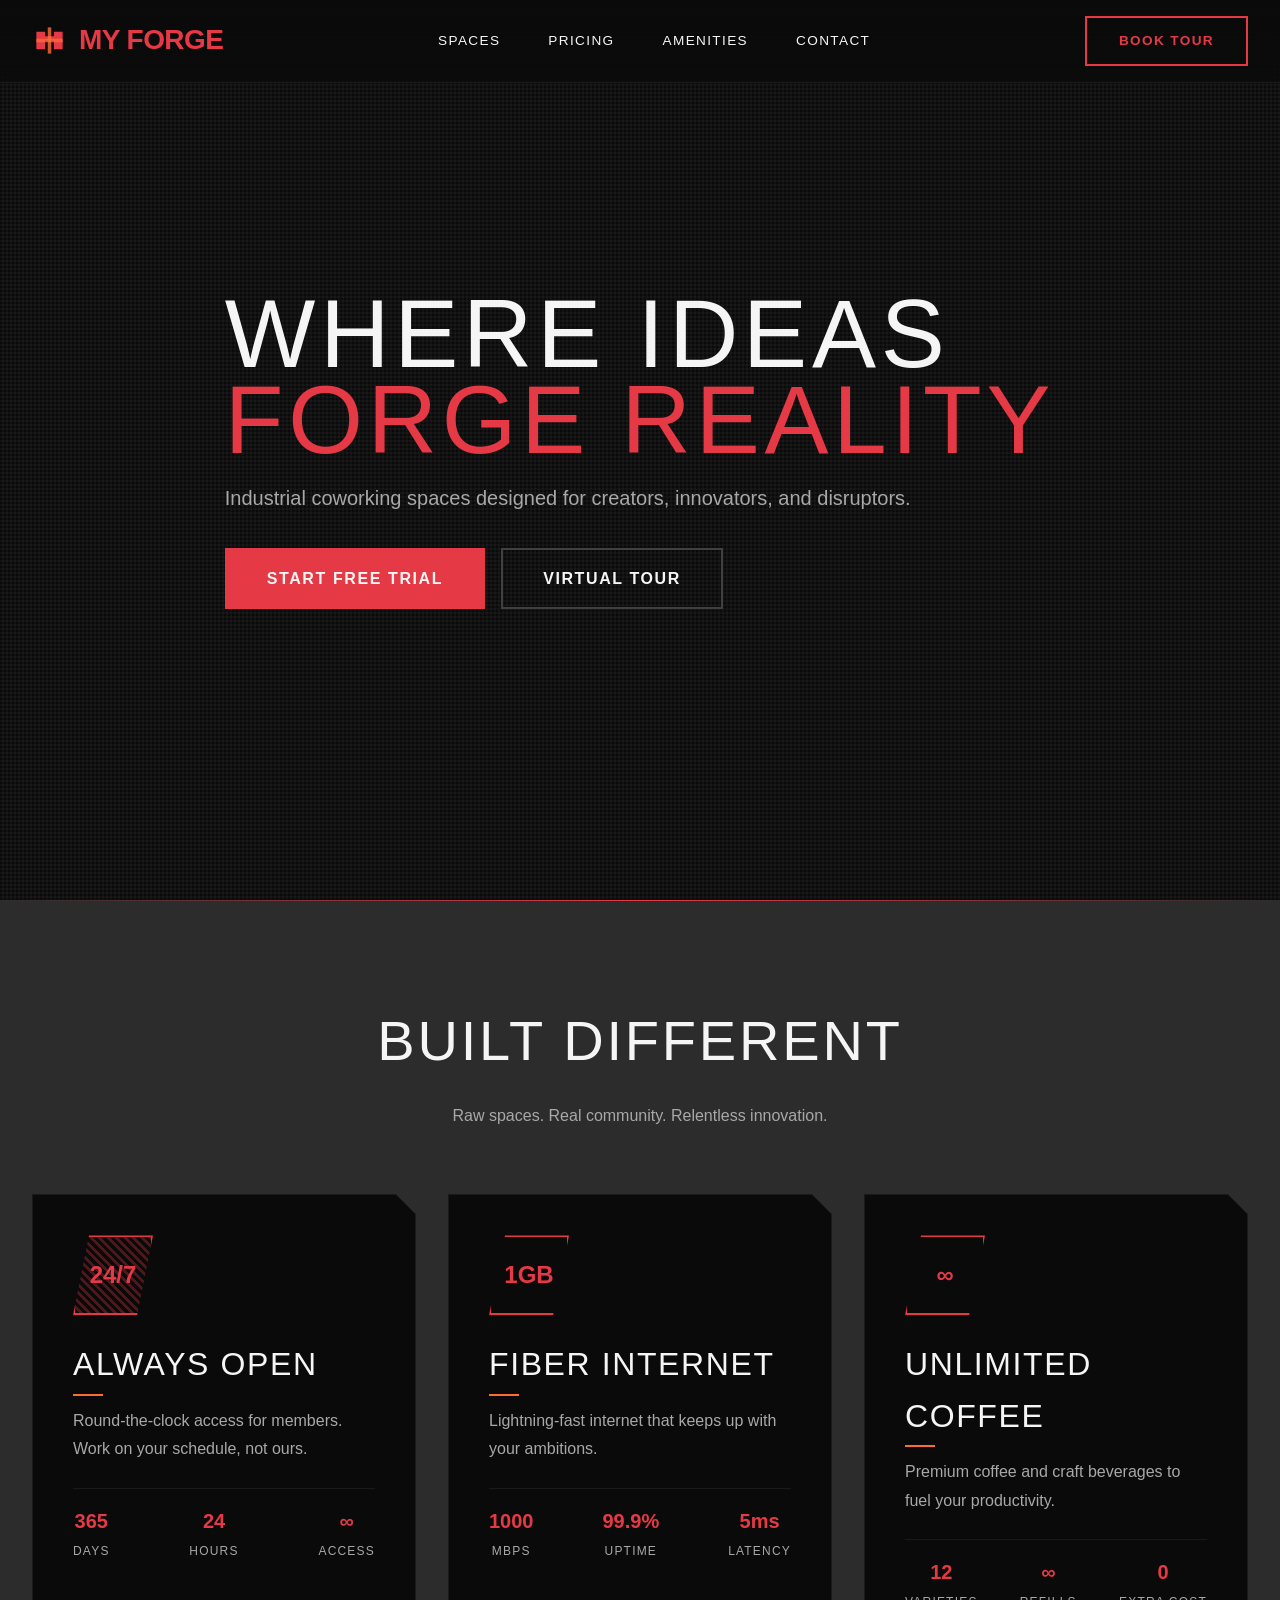
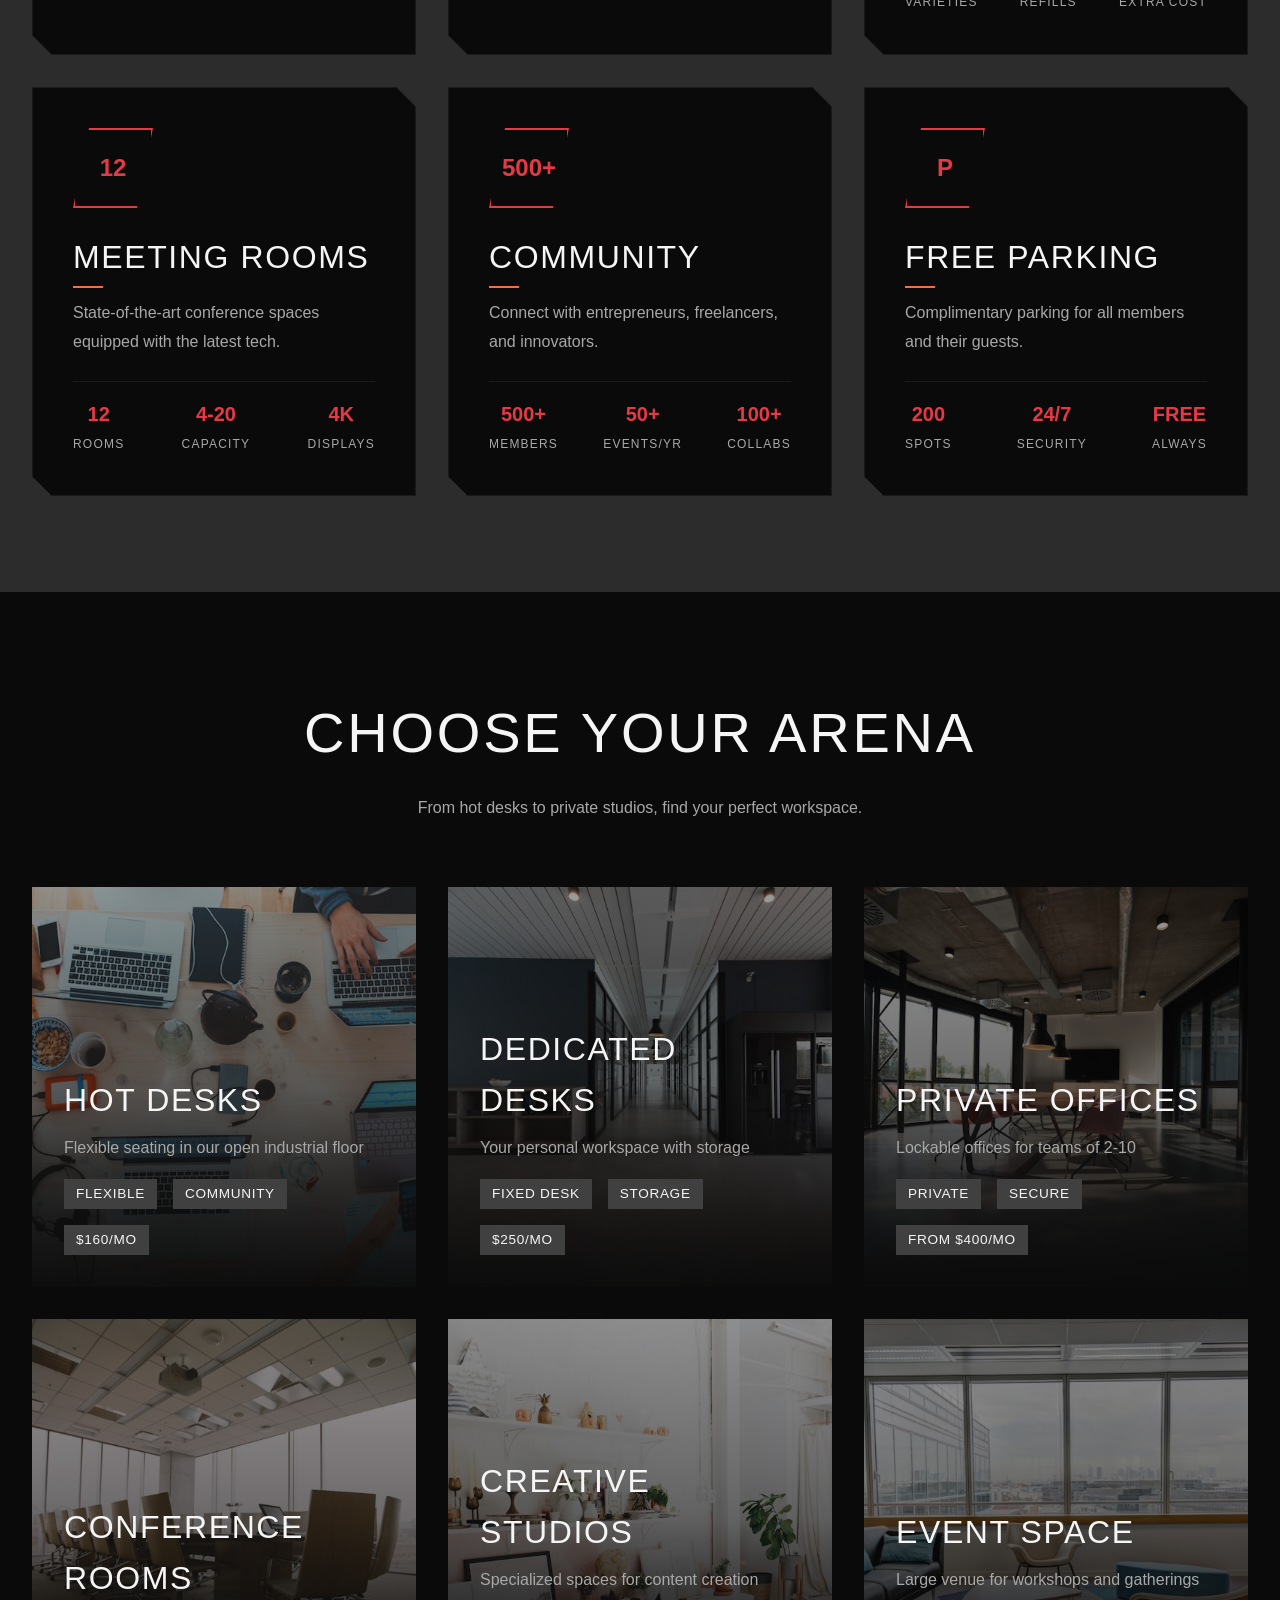
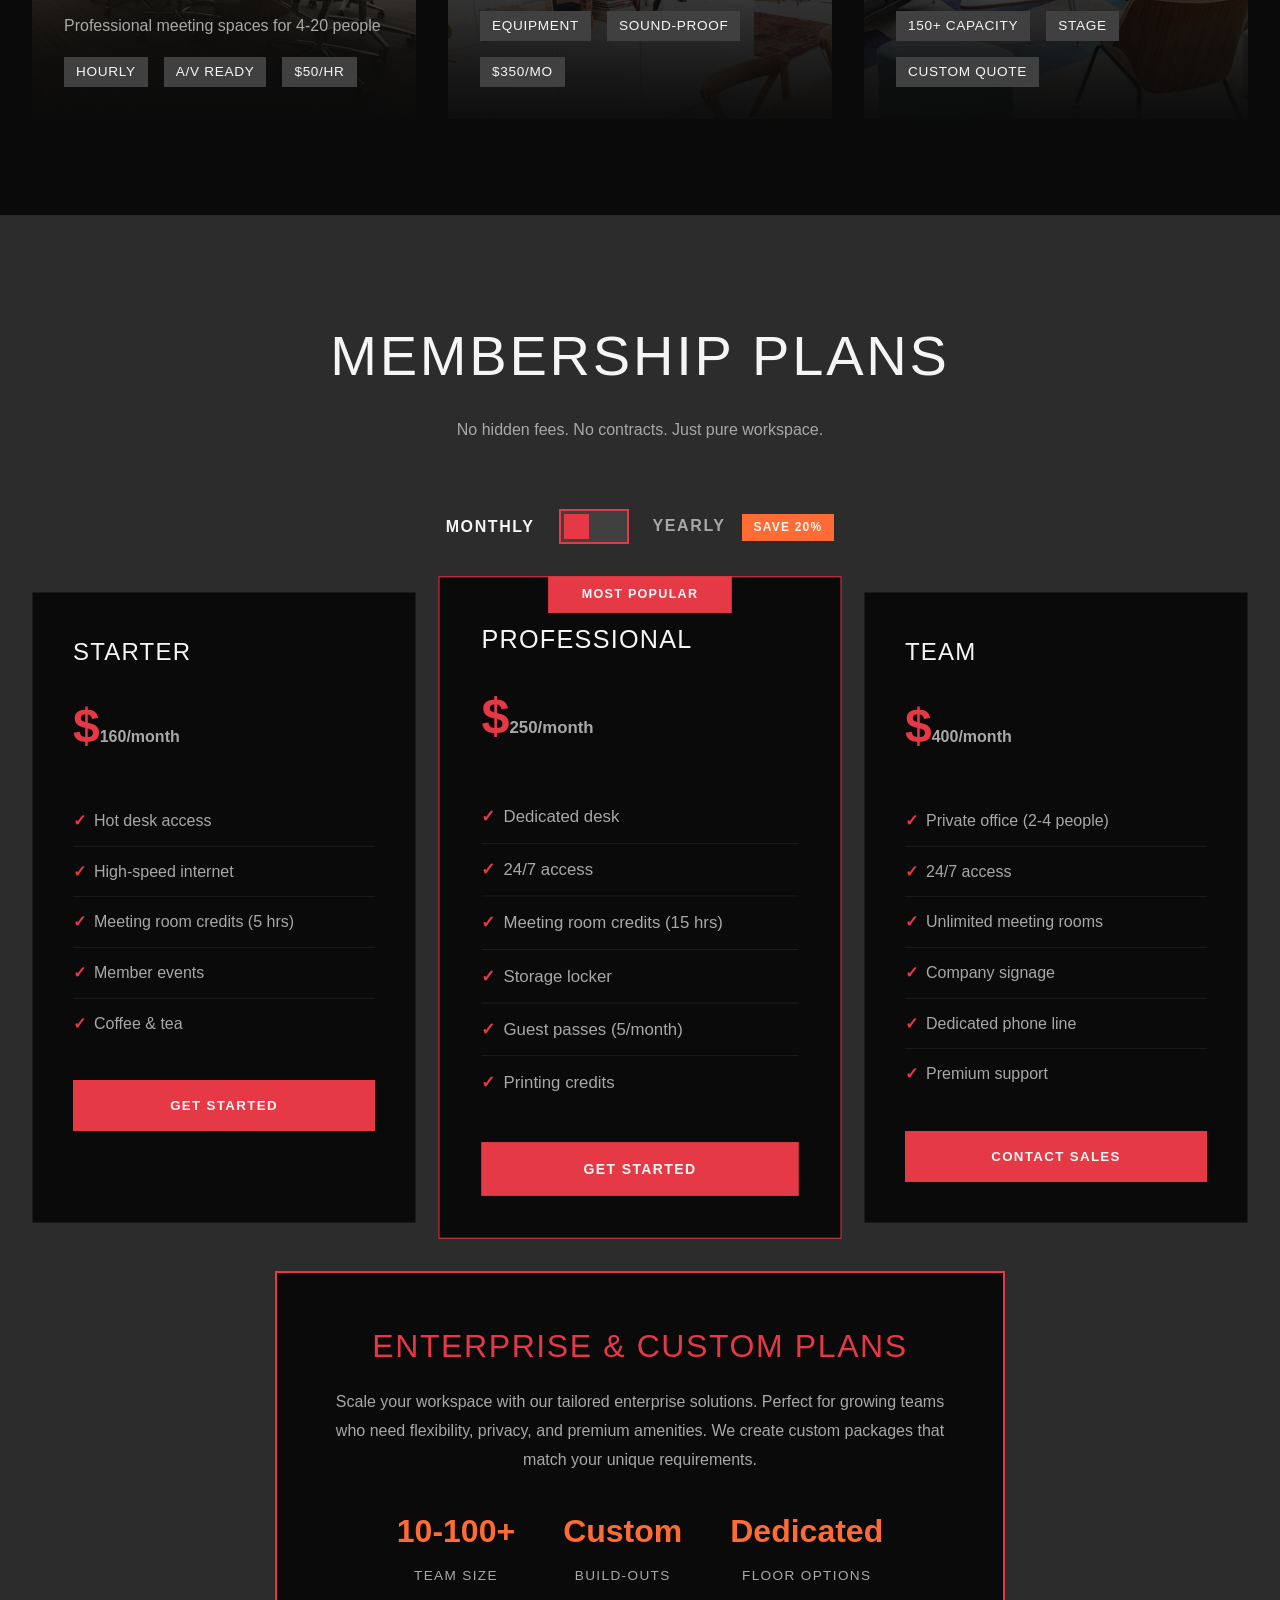
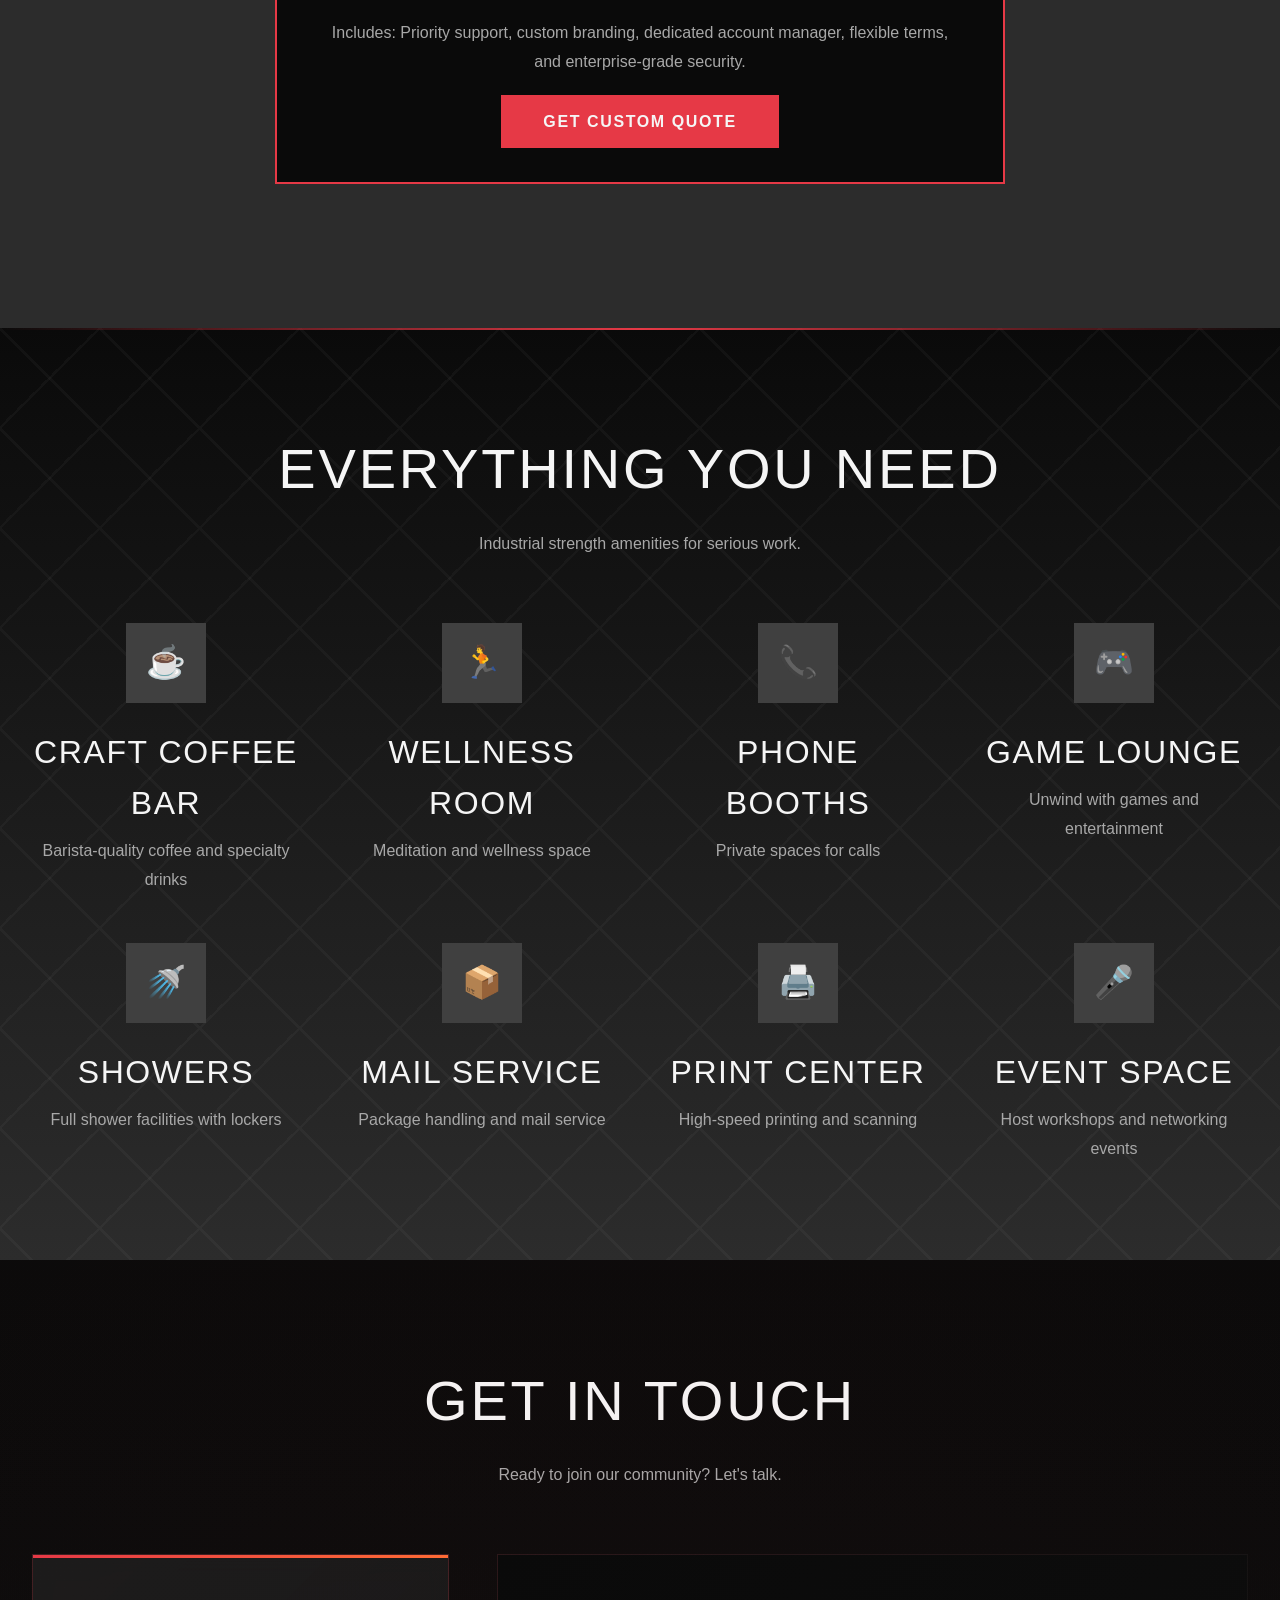
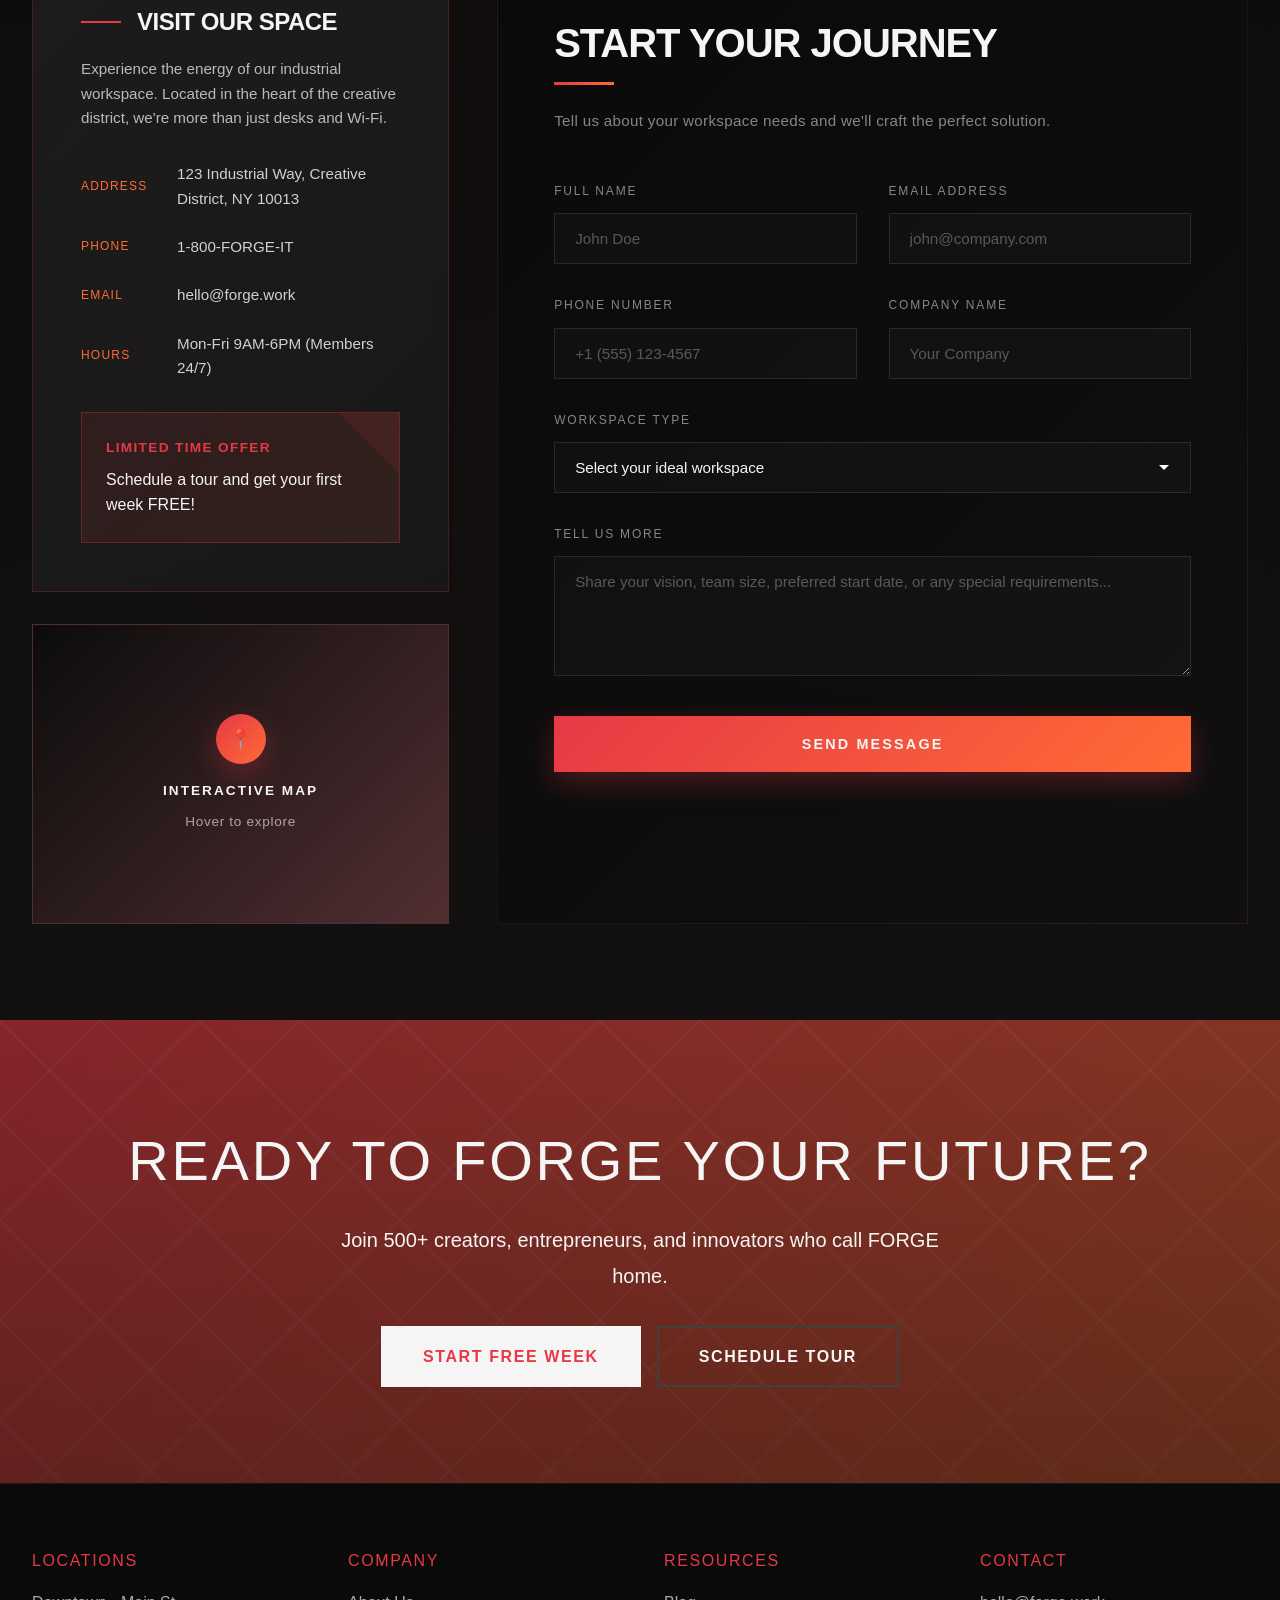
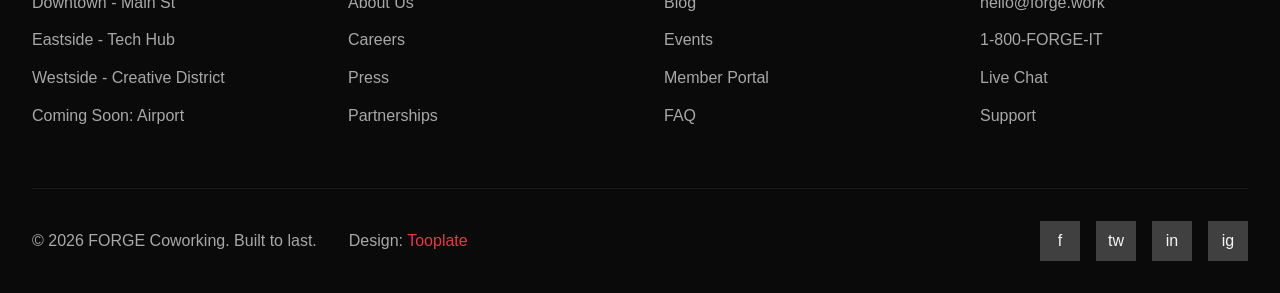
<file: index.html>
<!DOCTYPE html>
<html lang="en">
<head>
    <meta charset="UTF-8">
    <meta name="viewport" content="width=device-width, initial-scale=1.0">
    <title>FORGE - Industrial Coworking Space</title>
	<link rel="stylesheet" href="tooplate-forge-style.css">
    <!--

Tooplate 2158 Forge Reality

https://www.tooplate.com/view/2158-forge-reality

Free HTML CSS Template

-->
</head>
<body id="top">
    <div class="loading-bar"></div>
    
    <!-- Navigation -->
    <nav>
        <div class="nav-container">
            <a href="#top" class="logo">
                <svg viewBox="0 0 40 40" xmlns="http://www.w3.org/2000/svg">
                    <path d="M5 10 L5 30 L15 30 L15 20 L25 20 L25 30 L35 30 L35 10 L25 10 L25 15 L15 15 L15 10 Z" fill="#E63946"/>
                    <rect x="18" y="5" width="4" height="30" fill="#FF6B35" opacity="0.8"/>
                    <rect x="5" y="18" width="30" height="4" fill="#FF6B35" opacity="0.8"/>
                </svg>
                MY FORGE
            </a>
            <ul class="nav-links">
                <li><a href="#spaces" class="nav-link">Spaces</a></li>
                <li><a href="#pricing" class="nav-link">Pricing</a></li>
                <li><a href="#amenities" class="nav-link">Amenities</a></li>
                <li><a href="#contact" class="nav-link">Contact</a></li>
            </ul>
            <a href="#contact" class="book-tour-btn">Book Tour</a>
            <div class="menu-toggle">
                <span></span>
                <span></span>
                <span></span>
            </div>
        </div>
    </nav>

    <!-- Hero Section -->
    <section class="hero">
        <div class="hero-backgrounds">
            <div class="hero-bg"></div>
            <div class="hero-bg"></div>
            <div class="hero-bg"></div>
        </div>
        <div class="container">
            <div class="hero-content">
                <h1>Where Ideas<br><span>Forge Reality</span></h1>
                <p class="hero-subtitle">Industrial coworking spaces designed for creators, innovators, and disruptors.</p>
                <div class="hero-buttons">
                    <a href="#pricing" class="btn-primary">Start Free Trial</a>
                    <a href="#contact" class="btn-secondary">Virtual Tour</a>
                </div>
            </div>
        </div>
    </section>

    <!-- Features Section -->
    <section class="features">
        <div class="container">
            <div class="section-header">
                <h2>Built Different</h2>
                <p>Raw spaces. Real community. Relentless innovation.</p>
            </div>
            <div class="features-grid">
                <div class="feature-card">
                    <div class="feature-icon icon-24-7">24/7</div>
                    <h3>Always Open</h3>
                    <p>Round-the-clock access for members. Work on your schedule, not ours.</p>
                    <div class="feature-stats">
                        <div class="stat-item">
                            <span class="stat-number">365</span>
                            <span class="stat-label">Days</span>
                        </div>
                        <div class="stat-item">
                            <span class="stat-number">24</span>
                            <span class="stat-label">Hours</span>
                        </div>
                        <div class="stat-item">
                            <span class="stat-number">∞</span>
                            <span class="stat-label">Access</span>
                        </div>
                    </div>
                </div>
                <div class="feature-card">
                    <div class="feature-icon">1GB</div>
                    <h3>Fiber Internet</h3>
                    <p>Lightning-fast internet that keeps up with your ambitions.</p>
                    <div class="feature-stats">
                        <div class="stat-item">
                            <span class="stat-number">1000</span>
                            <span class="stat-label">Mbps</span>
                        </div>
                        <div class="stat-item">
                            <span class="stat-number">99.9%</span>
                            <span class="stat-label">Uptime</span>
                        </div>
                        <div class="stat-item">
                            <span class="stat-number">5ms</span>
                            <span class="stat-label">Latency</span>
                        </div>
                    </div>
                </div>
                <div class="feature-card">
                    <div class="feature-icon">∞</div>
                    <h3>Unlimited Coffee</h3>
                    <p>Premium coffee and craft beverages to fuel your productivity.</p>
                    <div class="feature-stats">
                        <div class="stat-item">
                            <span class="stat-number">12</span>
                            <span class="stat-label">Varieties</span>
                        </div>
                        <div class="stat-item">
                            <span class="stat-number">∞</span>
                            <span class="stat-label">Refills</span>
                        </div>
                        <div class="stat-item">
                            <span class="stat-number">0</span>
                            <span class="stat-label">Extra Cost</span>
                        </div>
                    </div>
                </div>
                <div class="feature-card">
                    <div class="feature-icon">12</div>
                    <h3>Meeting Rooms</h3>
                    <p>State-of-the-art conference spaces equipped with the latest tech.</p>
                    <div class="feature-stats">
                        <div class="stat-item">
                            <span class="stat-number">12</span>
                            <span class="stat-label">Rooms</span>
                        </div>
                        <div class="stat-item">
                            <span class="stat-number">4-20</span>
                            <span class="stat-label">Capacity</span>
                        </div>
                        <div class="stat-item">
                            <span class="stat-number">4K</span>
                            <span class="stat-label">Displays</span>
                        </div>
                    </div>
                </div>
                <div class="feature-card">
                    <div class="feature-icon">500+</div>
                    <h3>Community</h3>
                    <p>Connect with entrepreneurs, freelancers, and innovators.</p>
                    <div class="feature-stats">
                        <div class="stat-item">
                            <span class="stat-number">500+</span>
                            <span class="stat-label">Members</span>
                        </div>
                        <div class="stat-item">
                            <span class="stat-number">50+</span>
                            <span class="stat-label">Events/yr</span>
                        </div>
                        <div class="stat-item">
                            <span class="stat-number">100+</span>
                            <span class="stat-label">Collabs</span>
                        </div>
                    </div>
                </div>
                <div class="feature-card">
                    <div class="feature-icon">P</div>
                    <h3>Free Parking</h3>
                    <p>Complimentary parking for all members and their guests.</p>
                    <div class="feature-stats">
                        <div class="stat-item">
                            <span class="stat-number">200</span>
                            <span class="stat-label">Spots</span>
                        </div>
                        <div class="stat-item">
                            <span class="stat-number">24/7</span>
                            <span class="stat-label">Security</span>
                        </div>
                        <div class="stat-item">
                            <span class="stat-number">FREE</span>
                            <span class="stat-label">Always</span>
                        </div>
                    </div>
                </div>
            </div>
        </div>
    </section>

    <!-- Spaces Section -->
    <section class="spaces" id="spaces">
        <div class="container">
            <div class="section-header">
                <h2>Choose Your Arena</h2>
                <p>From hot desks to private studios, find your perfect workspace.</p>
            </div>
            <div class="spaces-grid">
                <div class="space-card">
                    <div class="space-thumbnail"></div>
                    <div class="space-info">
                        <h3>Hot Desks</h3>
                        <p>Flexible seating in our open industrial floor</p>
                        <div class="space-features">
                            <span class="space-feature-tag">Flexible</span>
                            <span class="space-feature-tag">Community</span>
                            <span class="space-feature-tag">$160/mo</span>
                        </div>
                    </div>
                </div>
                <div class="space-card">
                    <div class="space-thumbnail"></div>
                    <div class="space-info">
                        <h3>Dedicated Desks</h3>
                        <p>Your personal workspace with storage</p>
                        <div class="space-features">
                            <span class="space-feature-tag">Fixed Desk</span>
                            <span class="space-feature-tag">Storage</span>
                            <span class="space-feature-tag">$250/mo</span>
                        </div>
                    </div>
                </div>
                <div class="space-card">
                    <div class="space-thumbnail"></div>
                    <div class="space-info">
                        <h3>Private Offices</h3>
                        <p>Lockable offices for teams of 2-10</p>
                        <div class="space-features">
                            <span class="space-feature-tag">Private</span>
                            <span class="space-feature-tag">Secure</span>
                            <span class="space-feature-tag">From $400/mo</span>
                        </div>
                    </div>
                </div>
                <div class="space-card">
                    <div class="space-thumbnail"></div>
                    <div class="space-info">
                        <h3>Conference Rooms</h3>
                        <p>Professional meeting spaces for 4-20 people</p>
                        <div class="space-features">
                            <span class="space-feature-tag">Hourly</span>
                            <span class="space-feature-tag">A/V Ready</span>
                            <span class="space-feature-tag">$50/hr</span>
                        </div>
                    </div>
                </div>
                <div class="space-card">
                    <div class="space-thumbnail"></div>
                    <div class="space-info">
                        <h3>Creative Studios</h3>
                        <p>Specialized spaces for content creation</p>
                        <div class="space-features">
                            <span class="space-feature-tag">Equipment</span>
                            <span class="space-feature-tag">Sound-proof</span>
                            <span class="space-feature-tag">$350/mo</span>
                        </div>
                    </div>
                </div>
                <div class="space-card">
                    <div class="space-thumbnail"></div>
                    <div class="space-info">
                        <h3>Event Space</h3>
                        <p>Large venue for workshops and gatherings</p>
                        <div class="space-features">
                            <span class="space-feature-tag">150+ Capacity</span>
                            <span class="space-feature-tag">Stage</span>
                            <span class="space-feature-tag">Custom Quote</span>
                        </div>
                    </div>
                </div>
            </div>
        </div>
    </section>

    <!-- Pricing Section -->
    <section class="pricing" id="pricing">
        <div class="container">
            <div class="section-header">
                <h2>Membership Plans</h2>
                <p>No hidden fees. No contracts. Just pure workspace.</p>
            </div>
            <div class="pricing-toggle">
                <span class="pricing-toggle-label active" id="monthly-label">Monthly</span>
                <div class="toggle-switch" id="pricing-toggle"></div>
                <span class="pricing-toggle-label" id="yearly-label">Yearly<span class="pricing-badge">Save 20%</span></span>
            </div>
            <div class="pricing-grid">
                <div class="pricing-card">
                    <h3 class="plan-name">Starter</h3>
                    <div class="plan-price">$<span class="price-amount" data-monthly="160" data-yearly="1632">160</span><span class="price-period">/month</span></div>
                    <ul class="plan-features">
                        <li>Hot desk access</li>
                        <li>High-speed internet</li>
                        <li>Meeting room credits (5 hrs)</li>
                        <li>Member events</li>
                        <li>Coffee & tea</li>
                    </ul>
                    <button class="btn-primary" style="width: 100%; text-align: center;">Get Started</button>
                </div>
                <div class="pricing-card featured">
                    <h3 class="plan-name">Professional</h3>
                    <div class="plan-price">$<span class="price-amount" data-monthly="250" data-yearly="2550">250</span><span class="price-period">/month</span></div>
                    <ul class="plan-features">
                        <li>Dedicated desk</li>
                        <li>24/7 access</li>
                        <li>Meeting room credits (15 hrs)</li>
                        <li>Storage locker</li>
                        <li>Guest passes (5/month)</li>
                        <li>Printing credits</li>
                    </ul>
                    <button class="btn-primary" style="width: 100%; text-align: center;">Get Started</button>
                </div>
                <div class="pricing-card">
                    <h3 class="plan-name">Team</h3>
                    <div class="plan-price">$<span class="price-amount" data-monthly="400" data-yearly="4080">400</span><span class="price-period">/month</span></div>
                    <ul class="plan-features">
                        <li>Private office (2-4 people)</li>
                        <li>24/7 access</li>
                        <li>Unlimited meeting rooms</li>
                        <li>Company signage</li>
                        <li>Dedicated phone line</li>
                        <li>Premium support</li>
                    </ul>
                    <button class="btn-primary" style="width: 100%; text-align: center;">Contact Sales</button>
                </div>
            </div>
            <div class="special-pricing">
                <h3>Enterprise & Custom Plans</h3>
                <p>Scale your workspace with our tailored enterprise solutions. Perfect for growing teams who need flexibility, privacy, and premium amenities. We create custom packages that match your unique requirements.</p>
                <div class="special-features">
                    <div class="special-feature">
                        <span class="special-feature-number">10-100+</span>
                        <span class="special-feature-label">Team Size</span>
                    </div>
                    <div class="special-feature">
                        <span class="special-feature-number">Custom</span>
                        <span class="special-feature-label">Build-Outs</span>
                    </div>
                    <div class="special-feature">
                        <span class="special-feature-number">Dedicated</span>
                        <span class="special-feature-label">Floor Options</span>
                    </div>
                </div>
                <p>Includes: Priority support, custom branding, dedicated account manager, flexible terms, and enterprise-grade security.</p>
                <a href="#contact" class="btn-primary">Get Custom Quote</a>
            </div>
        </div>
    </section>

    <!-- Amenities Section -->
    <section class="amenities" id="amenities">
        <div class="container">
            <div class="section-header">
                <h2>Everything You Need</h2>
                <p>Industrial strength amenities for serious work.</p>
            </div>
            <div class="amenities-grid">
                <div class="amenity-item">
                    <div class="amenity-icon">☕</div>
                    <h3>Craft Coffee Bar</h3>
                    <p>Barista-quality coffee and specialty drinks</p>
                </div>
                <div class="amenity-item">
                    <div class="amenity-icon">🏃</div>
                    <h3>Wellness Room</h3>
                    <p>Meditation and wellness space</p>
                </div>
                <div class="amenity-item">
                    <div class="amenity-icon">📞</div>
                    <h3>Phone Booths</h3>
                    <p>Private spaces for calls</p>
                </div>
                <div class="amenity-item">
                    <div class="amenity-icon">🎮</div>
                    <h3>Game Lounge</h3>
                    <p>Unwind with games and entertainment</p>
                </div>
                <div class="amenity-item">
                    <div class="amenity-icon">🚿</div>
                    <h3>Showers</h3>
                    <p>Full shower facilities with lockers</p>
                </div>
                <div class="amenity-item">
                    <div class="amenity-icon">📦</div>
                    <h3>Mail Service</h3>
                    <p>Package handling and mail service</p>
                </div>
                <div class="amenity-item">
                    <div class="amenity-icon">🖨️</div>
                    <h3>Print Center</h3>
                    <p>High-speed printing and scanning</p>
                </div>
                <div class="amenity-item">
                    <div class="amenity-icon">🎤</div>
                    <h3>Event Space</h3>
                    <p>Host workshops and networking events</p>
                </div>
            </div>
        </div>
    </section>

    <!-- Contact Section -->
    <section class="contact" id="contact">
        <div class="container">
            <div class="section-header">
                <h2>Get In Touch</h2>
                <p>Ready to join our community? Let's talk.</p>
            </div>
            <div class="contact-grid">
                <div class="contact-left">
                    <div class="contact-info">
                        <h3>Visit Our Space</h3>
                        <p>Experience the energy of our industrial workspace. Located in the heart of the creative district, we're more than just desks and Wi-Fi.</p>
                        <ul class="contact-details">
                            <li>
                                <strong>Address</strong>
                                <span>123 Industrial Way, Creative District, NY 10013</span>
                            </li>
                            <li>
                                <strong>Phone</strong>
                                <span>1-800-FORGE-IT</span>
                            </li>
                            <li>
                                <strong>Email</strong>
                                <span>hello@forge.work</span>
                            </li>
                            <li>
                                <strong>Hours</strong>
                                <span>Mon-Fri 9AM-6PM (Members 24/7)</span>
                            </li>
                        </ul>
                        <div class="contact-offer">
                            <strong>LIMITED TIME OFFER</strong>
                            <p>Schedule a tour and get your first week FREE!</p>
                        </div>
                    </div>
                    <div class="contact-map">
                        <iframe 
                            src="https://www.google.com/maps/embed?pb=!1m18!1m12!1m3!1d3024.3652287879687!2d-74.00594368459395!3d40.71005597933047!2m3!1f0!2f0!3f0!3m2!1i1024!2i768!4f13.1!3m3!1m2!1s0x89c25a316636d887%3A0xcc93b1a9f6b0d5c8!2sIndustrial%20District%2C%20New%20York%2C%20NY%2010013!5e0!3m2!1sen!2sus!4v1647890123456!5m2!1sen!2sus"
                            width="100%" 
                            height="100%" 
                            style="border:0;" 
                            allowfullscreen="" 
                            loading="lazy">
                        </iframe>
                        <div class="map-overlay">
                            <div class="map-content">
                                <div class="map-icon">📍</div>
                                <h4>Interactive Map</h4>
                                <p>Hover to explore</p>
                            </div>
                        </div>
                    </div>
                </div>
                <div class="contact-form-wrapper">
                    <form class="contact-form">
                        <div class="form-header">
                            <h3>Start Your Journey</h3>
                            <p>Tell us about your workspace needs and we'll craft the perfect solution.</p>
                        </div>
                        <div class="form-row">
                            <div class="form-group">
                                <label for="name">Full Name</label>
                                <input type="text" id="name" name="name" placeholder="John Doe" required>
                            </div>
                            <div class="form-group">
                                <label for="email">Email Address</label>
                                <input type="email" id="email" name="email" placeholder="john@company.com" required>
                            </div>
                        </div>
                        <div class="form-row">
                            <div class="form-group">
                                <label for="phone">Phone Number</label>
                                <input type="tel" id="phone" name="phone" placeholder="+1 (555) 123-4567">
                            </div>
                            <div class="form-group">
                                <label for="company">Company Name</label>
                                <input type="text" id="company" name="company" placeholder="Your Company">
                            </div>
                        </div>
                        <div class="form-group full-width">
                            <label for="interest">Workspace Type</label>
                            <select id="interest" name="interest">
                                <option value="">Select your ideal workspace</option>
                                <option>Hot Desk - Flexible Daily</option>
                                <option>Dedicated Desk - Your Own Space</option>
                                <option>Private Office - 2-4 People</option>
                                <option>Team Suite - 5-10 People</option>
                                <option>Enterprise Floor - 10+ People</option>
                                <option>Event Space - One-time Booking</option>
                            </select>
                        </div>
                        <div class="form-group full-width">
                            <label for="message">Tell Us More</label>
                            <textarea id="message" name="message" placeholder="Share your vision, team size, preferred start date, or any special requirements..."></textarea>
                        </div>
                        <button type="submit" class="form-submit"><span>Send Message</span></button>
                    </form>
                </div>
            </div>
        </div>
    </section>

    <!-- CTA Section -->
    <section class="cta">
        <div class="container">
            <div class="cta-content">
                <h2>Ready to Forge Your Future?</h2>
                <p>Join 500+ creators, entrepreneurs, and innovators who call FORGE home.</p>
                <div class="cta-buttons">
                    <a href="#pricing" class="btn-primary">Start Free Week</a>
                    <a href="#contact" class="btn-secondary">Schedule Tour</a>
                </div>
            </div>
        </div>
    </section>

    <!-- Footer -->
    <footer>
        <div class="container">
            <div class="footer-content">
                <div class="footer-section">
                    <h4>Locations</h4>
                    <ul>
                        <li><a href="#">Downtown - Main St</a></li>
                        <li><a href="#">Eastside - Tech Hub</a></li>
                        <li><a href="#">Westside - Creative District</a></li>
                        <li><a href="#">Coming Soon: Airport</a></li>
                    </ul>
                </div>
                <div class="footer-section">
                    <h4>Company</h4>
                    <ul>
                        <li><a href="#">About Us</a></li>
                        <li><a href="#">Careers</a></li>
                        <li><a href="#">Press</a></li>
                        <li><a href="#">Partnerships</a></li>
                    </ul>
                </div>
                <div class="footer-section">
                    <h4>Resources</h4>
                    <ul>
                        <li><a href="#">Blog</a></li>
                        <li><a href="#">Events</a></li>
                        <li><a href="#">Member Portal</a></li>
                        <li><a href="#">FAQ</a></li>
                    </ul>
                </div>
                <div class="footer-section">
                    <h4>Contact</h4>
                    <ul>
                        <li><a href="#">hello@forge.work</a></li>
                        <li><a href="#">1-800-FORGE-IT</a></li>
                        <li><a href="#">Live Chat</a></li>
                        <li><a href="#">Support</a></li>
                    </ul>
                </div>
            </div>
            <div class="footer-bottom">
                <div class="footer-credits">
                    <p>&copy; 2026 FORGE Coworking. Built to last.</p>
                    <p>Design: <a rel="nofollow" href="https://www.tooplate.com" target="_blank">Tooplate</a></p>
                </div>
                <div class="social-links">
                    <a href="#">f</a>
                    <a href="#">tw</a>
                    <a href="#">in</a>
                    <a href="#">ig</a>
                </div>
            </div>
        </div>
    </footer>
<script src="tooplate-forge-script.js"></script>
</body>
</html>
</file>
<file: tooplate-forge-style.css>
/* CSS Document

Tooplate 2158 Forge Reality

https://www.tooplate.com/view/2158-forge-reality

*/

* {
    margin: 0;
    padding: 0;
    box-sizing: border-box;
}

:root {
    /* Industrial Brutalist Color Palette */
    --black: #0A0A0A;
    --concrete: #2C2C2C;
    --steel: #404040;
    --industrial-red: #E63946;
    --industrial-orange: #FF6B35;
    --light-gray: #A8A8A8;
    --white: #F5F5F5;
    --border: #1A1A1A;
}

/* Typography */
body {
    font-family: 'Inter', -apple-system, BlinkMacSystemFont, sans-serif;
    background-color: var(--black);
    color: var(--white);
    line-height: 1.6;
    overflow-x: hidden;
}

h1, h2, h3, h4, h5, h6 {
    font-family: 'Bebas Neue', 'Impact', sans-serif;
    font-weight: 400;
    letter-spacing: 0.05em;
    text-transform: uppercase;
}

h1 { font-size: clamp(3rem, 8vw, 6rem); }
h2 { font-size: clamp(2rem, 5vw, 3.5rem); }
h3 { font-size: clamp(1.5rem, 3vw, 2rem); }

p {
    font-size: 1rem;
    line-height: 1.8;
    color: var(--light-gray);
}

.container {
    max-width: 1400px;
    margin: 0 auto;
    padding: 0 2rem;
}

/* Navigation */
nav {
    position: fixed;
    top: 0;
    width: 100%;
    background: linear-gradient(180deg, rgba(10,10,10,0.95) 0%, rgba(10,10,10,0.8) 100%);
    backdrop-filter: blur(10px);
    border-bottom: 1px solid var(--border);
    z-index: 1000;
    transition: all 0.3s ease;
}

.nav-container {
    display: flex;
    justify-content: space-between;
    align-items: center;
    padding: 1rem 2rem;
    max-width: 1400px;
    margin: 0 auto;
}

.logo {
    display: flex;
    align-items: center;
    gap: 0.75rem;
    font-size: 1.75rem;
    font-weight: 900;
    color: var(--industrial-red);
    text-decoration: none;
    letter-spacing: -0.02em;
    transition: all 0.3s ease;
    cursor: pointer;
}

.logo svg {
    width: 35px;
    height: 35px;
}

.logo:hover {
    color: var(--industrial-orange);
    transform: translateY(-2px);
}

.logo:hover svg path {
    fill: var(--industrial-orange);
}

.nav-links {
    display: flex;
    list-style: none;
    gap: 0;
}

/* Mobile Navigation Styles */
@media (max-width: 768px) {
    .nav-links {
        display: none;
        position: fixed;
        top: 70px;
        left: 0;
        right: 0;
        background: var(--black);
        flex-direction: column;
        padding: 2rem 0;
        border-bottom: 2px solid var(--industrial-red);
        z-index: 999;
    }

    .nav-links.active {
        display: flex;
    }

    .nav-links a {
        padding: 1rem 2rem;
        border-bottom: 1px solid var(--border);
    }

    .nav-links a:hover {
        background: var(--industrial-red);
    }

    .menu-toggle.active span:nth-child(1) {
        transform: rotate(45deg) translate(5px, 5px);
    }

    .menu-toggle.active span:nth-child(2) {
        opacity: 0;
    }

    .menu-toggle.active span:nth-child(3) {
        transform: rotate(-45deg) translate(7px, -6px);
    }
}

.nav-links li {
    position: relative;
}

.nav-links a {
    color: var(--white);
    text-decoration: none;
    font-weight: 500;
    text-transform: uppercase;
    font-size: 0.85rem;
    letter-spacing: 0.1em;
    padding: 0.75rem 1.5rem;
    display: block;
    transition: all 0.3s ease;
    position: relative;
}

.nav-links a:hover {
    color: var(--white);
    background: var(--industrial-red);
}

.nav-links a.active {
    background: var(--industrial-red);
    color: var(--white);
}

.book-tour-btn {
    background: transparent;
    color: var(--industrial-red);
    padding: 0.75rem 2rem;
    text-decoration: none;
    font-weight: 600;
    text-transform: uppercase;
    font-size: 0.85rem;
    letter-spacing: 0.1em;
    border: 2px solid var(--industrial-red);
    cursor: pointer;
    transition: all 0.3s ease;
    position: relative;
    overflow: hidden;
}

.book-tour-btn:hover {
    background: var(--industrial-red);
    color: var(--white);
    transform: translateY(-2px);
}

/* Mobile Menu Toggle */
.menu-toggle {
    display: none;
    flex-direction: column;
    gap: 4px;
    cursor: pointer;
}

.menu-toggle span {
    width: 25px;
    height: 2px;
    background: var(--white);
    transition: all 0.3s ease;
}

/* Hero Section with Rotating Backgrounds */
.hero {
    height: 100vh;
    display: flex;
    align-items: center;
    position: relative;
    overflow: hidden;
}

.hero-backgrounds {
    position: absolute;
    top: 0;
    left: 0;
    width: 100%;
    height: 120%; /* Extra height for parallax */
    z-index: 0;
}

.hero-bg {
    position: absolute;
    top: 0;
    left: 0;
    width: 100%;
    height: 100%;
    opacity: 0;
    animation: fadeRotate 9s infinite;
    background-size: cover;
    background-position: center;
    background-attachment: fixed;
    transition: transform 0.5s ease-out;
}

.hero-bg:nth-child(1) {
    background: linear-gradient(rgba(10,10,10,0.7), rgba(44,44,44,0.7)), 
                url('images/toopate-forge-hero-01.jpg');
    background-size: cover;
    background-position: center;
    background-attachment: fixed;
    animation-delay: 0s;
}

.hero-bg:nth-child(2) {
    background: linear-gradient(rgba(10,10,10,0.6), rgba(230,57,70,0.2)), 
                url('images/toopate-forge-hero-02.jpg');
    background-size: cover;
    background-position: center;
    background-attachment: fixed;
    animation-delay: 3s;
}

.hero-bg:nth-child(3) {
    background: linear-gradient(rgba(10,10,10,0.7), rgba(255,107,53,0.2)), 
                url('images/toopate-forge-hero-03.jpg');
    background-size: cover;
    background-position: center;
    background-attachment: fixed;
    animation-delay: 6s;
}

@keyframes fadeRotate {
    0% { 
        opacity: 0;
        transform: scale(1.1);
    }
    5% {
        opacity: 1;
        transform: scale(1);
    }
    33.33% { 
        opacity: 1;
        transform: scale(1);
    }
    38.33% {
        opacity: 0;
        transform: scale(0.95);
    }
    100% { 
        opacity: 0;
        transform: scale(1.1);
    }
}

@keyframes rotateBackground {
    0%, 33.33% { opacity: 1; }
    33.34%, 100% { opacity: 0; }
}

.hero::before {
    content: '';
    position: absolute;
    top: 0;
    left: 0;
    right: 0;
    bottom: 0;
    background-image: 
        repeating-linear-gradient(90deg, transparent, transparent 2px, rgba(255,255,255,0.03) 2px, rgba(255,255,255,0.03) 4px),
        repeating-linear-gradient(0deg, transparent, transparent 2px, rgba(255,255,255,0.03) 2px, rgba(255,255,255,0.03) 4px);
    pointer-events: none;
    z-index: 1;
}

.hero-content {
    position: relative;
    z-index: 2;
}

.hero h1 {
    margin-bottom: 1rem;
    line-height: 0.9;
}

.hero h1 span {
    color: var(--industrial-red);
}

.hero-subtitle {
    font-size: 1.25rem;
    color: var(--light-gray);
    margin-bottom: 2rem;
    text-transform: none;
}

.hero-buttons {
    display: flex;
    gap: 1rem;
    margin-top: 2rem;
}

.btn-primary {
    background: var(--industrial-red);
    color: var(--white);
    padding: 1rem 2.5rem;
    text-decoration: none;
    font-weight: 600;
    text-transform: uppercase;
    letter-spacing: 0.1em;
    transition: all 0.3s ease;
    border: 2px solid var(--industrial-red);
    cursor: pointer;
}

.btn-primary:hover {
    background: transparent;
    transform: translateX(5px);
}

.btn-secondary {
    background: transparent;
    color: var(--white);
    padding: 1rem 2.5rem;
    text-decoration: none;
    font-weight: 600;
    text-transform: uppercase;
    letter-spacing: 0.1em;
    transition: all 0.3s ease;
    border: 2px solid var(--steel);
}

.btn-secondary:hover {
    background: var(--steel);
    border-color: var(--steel);
}

/* Features Section */
.features {
    padding: 6rem 0;
    background: var(--concrete);
    position: relative;
}

.features::before {
    content: '';
    position: absolute;
    top: 0;
    left: 0;
    right: 0;
    height: 1px;
    background: linear-gradient(90deg, transparent, var(--industrial-red), transparent);
}

.section-header {
    text-align: center;
    margin-bottom: 4rem;
}

.section-header h2 {
    margin-bottom: 1rem;
}

.section-header p {
    max-width: 600px;
    margin: 0 auto;
}

.features-grid {
    display: grid;
    grid-template-columns: repeat(auto-fit, minmax(300px, 1fr));
    gap: 2rem;
    margin-top: 3rem;
}

.feature-card {
    background: var(--black);
    padding: 2.5rem;
    border: 1px solid var(--border);
    transition: all 0.3s ease;
    position: relative;
    overflow: hidden;
    clip-path: polygon(0 0, calc(100% - 20px) 0, 100% 20px, 100% 100%, 20px 100%, 0 calc(100% - 20px));
}

.feature-card::before {
    content: '';
    position: absolute;
    top: 0;
    left: 0;
    width: 4px;
    height: 0;
    background: var(--industrial-red);
    transition: height 0.3s ease;
}

.feature-card::after {
    content: '';
    position: absolute;
    top: 0;
    right: 0;
    width: 20px;
    height: 20px;
    background: linear-gradient(135deg, transparent 50%, var(--industrial-red) 50%);
    transition: all 0.3s ease;
    opacity: 0;
}

.feature-card:hover::before {
    height: 100%;
}

.feature-card:hover::after {
    opacity: 1;
}

.feature-card:hover {
    transform: translateY(-5px);
    border-color: var(--industrial-red);
    background: linear-gradient(135deg, var(--black) 0%, rgba(230,57,70,0.05) 100%);
}

.feature-icon {
    width: 80px;
    height: 80px;
    background: transparent;
    border: 2px solid var(--industrial-red);
    margin-bottom: 1.5rem;
    display: flex;
    align-items: center;
    justify-content: center;
    font-size: 1.5rem;
    font-weight: bold;
    color: var(--industrial-red);
    position: relative;
    transition: all 0.3s ease;
    clip-path: polygon(20% 0%, 100% 0%, 80% 100%, 0% 100%);
}

.feature-icon::before {
    content: '';
    position: absolute;
    top: -2px;
    left: -2px;
    right: -2px;
    bottom: -2px;
    background: var(--industrial-red);
    z-index: -1;
    opacity: 0;
    transition: opacity 0.3s ease;
    clip-path: polygon(20% 0%, 100% 0%, 80% 100%, 0% 100%);
}

.feature-card:hover .feature-icon {
    color: var(--white);
    transform: rotate(5deg) scale(1.1);
}

.feature-card:hover .feature-icon::before {
    opacity: 1;
}

.feature-icon.icon-24-7::after {
    content: '';
    position: absolute;
    width: 100%;
    height: 100%;
    top: 0;
    left: 0;
    background: repeating-linear-gradient(
        45deg,
        transparent,
        transparent 3px,
        rgba(230,57,70,0.3) 3px,
        rgba(230,57,70,0.3) 6px
    );
    z-index: -2;
}

.feature-card h3 {
    margin-bottom: 1rem;
    color: var(--white);
    position: relative;
}

.feature-card h3::after {
    content: '';
    position: absolute;
    bottom: -5px;
    left: 0;
    width: 30px;
    height: 2px;
    background: var(--industrial-orange);
    transition: width 0.3s ease;
}

.feature-card:hover h3::after {
    width: 60px;
}

.feature-stats {
    display: flex;
    justify-content: space-between;
    margin-top: 1.5rem;
    padding-top: 1rem;
    border-top: 1px solid var(--border);
}

.stat-item {
    text-align: center;
}

.stat-number {
    display: block;
    font-size: 1.25rem;
    font-weight: bold;
    color: var(--industrial-red);
}

.stat-label {
    font-size: 0.75rem;
    color: var(--light-gray);
    text-transform: uppercase;
    letter-spacing: 0.1em;
}

/* Spaces Section */
.spaces {
    padding: 6rem 0;
    background: var(--black);
}

.spaces-grid {
    display: grid;
    grid-template-columns: repeat(auto-fit, minmax(350px, 1fr));
    gap: 2rem;
    margin-top: 3rem;
}

.space-card {
    position: relative;
    height: 400px;
    background: var(--concrete);
    overflow: hidden;
    cursor: pointer;
    transition: all 0.3s ease;
}

.space-thumbnail {
    position: absolute;
    top: 0;
    left: 0;
    width: 100%;
    height: 100%;
    background-size: cover;
    background-position: center;
    transition: transform 0.3s ease;
}

.space-card:nth-child(1) .space-thumbnail {
    background: linear-gradient(rgba(10,10,10,0.4), rgba(10,10,10,0.8)), 
                url('images/toopate-forge-space-01.jpg');
    background-size: cover;
    background-position: center;
}

.space-card:nth-child(2) .space-thumbnail {
    background: linear-gradient(rgba(10,10,10,0.4), rgba(10,10,10,0.8)), 
                url('images/toopate-forge-space-02.jpg');
    background-size: cover;
    background-position: center;
}

.space-card:nth-child(3) .space-thumbnail {
    background: linear-gradient(rgba(10,10,10,0.4), rgba(10,10,10,0.8)), 
                url('images/toopate-forge-space-03.jpg');
    background-size: cover;
    background-position: center;
}

.space-card:nth-child(4) .space-thumbnail {
    background: linear-gradient(rgba(10,10,10,0.4), rgba(10,10,10,0.8)), 
                url('images/toopate-forge-space-04.jpg');
    background-size: cover;
    background-position: center;
}

.space-card:nth-child(5) .space-thumbnail {
    background: linear-gradient(rgba(10,10,10,0.4), rgba(10,10,10,0.8)), 
                url('images/toopate-forge-space-05.jpg');
    background-size: cover;
    background-position: center;
}

.space-card:nth-child(6) .space-thumbnail {
    background: linear-gradient(rgba(10,10,10,0.4), rgba(10,10,10,0.8)), 
                url('images/toopate-forge-space-06.jpg');
    background-size: cover;
    background-position: center;
}

.space-card::after {
    content: '';
    position: absolute;
    top: 0;
    left: 0;
    right: 0;
    bottom: 0;
    background: linear-gradient(180deg, transparent 50%, rgba(10,10,10,0.9) 100%);
    transition: all 0.3s ease;
}

.space-card:hover .space-thumbnail {
    transform: scale(1.1);
}

.space-card:hover::after {
    background: linear-gradient(180deg, rgba(230,57,70,0.3) 0%, rgba(10,10,10,0.9) 100%);
}

.space-info {
    position: absolute;
    bottom: 2rem;
    left: 2rem;
    right: 2rem;
    z-index: 1;
}

.space-info h3 {
    color: var(--white);
    margin-bottom: 0.5rem;
}

.space-info p {
    color: var(--light-gray);
    margin-bottom: 1rem;
}

.space-features {
    display: flex;
    gap: 1rem;
    flex-wrap: wrap;
}

.space-feature-tag {
    background: var(--steel);
    padding: 0.25rem 0.75rem;
    font-size: 0.85rem;
    text-transform: uppercase;
    letter-spacing: 0.05em;
}

/* Pricing Section */
.pricing {
    padding: 6rem 0;
    background: var(--concrete);
}

/* Pricing Toggle Switch */
.pricing-toggle {
    display: flex;
    align-items: center;
    justify-content: center;
    gap: 1.5rem;
    margin: 2rem 0 3rem;
}

.pricing-toggle-label {
    font-weight: 600;
    text-transform: uppercase;
    letter-spacing: 0.1em;
    color: var(--light-gray);
    transition: color 0.3s ease;
}

.pricing-toggle-label.active {
    color: var(--white);
}

.toggle-switch {
    position: relative;
    width: 70px;
    height: 35px;
    background: var(--steel);
    border: 2px solid var(--industrial-red);
    cursor: pointer;
    transition: all 0.3s ease;
}

.toggle-switch::before {
    content: '';
    position: absolute;
    top: 3px;
    left: 3px;
    width: 25px;
    height: 25px;
    background: var(--industrial-red);
    transition: all 0.3s ease;
}

.toggle-switch.yearly::before {
    transform: translateX(35px);
}

.pricing-badge {
    display: inline-block;
    background: var(--industrial-orange);
    color: var(--white);
    padding: 0.25rem 0.75rem;
    font-size: 0.75rem;
    font-weight: 600;
    text-transform: uppercase;
    letter-spacing: 0.1em;
    margin-left: 1rem;
}

.pricing-grid {
    display: grid;
    grid-template-columns: repeat(auto-fit, minmax(300px, 1fr));
    gap: 2rem;
    margin-top: 3rem;
}

.pricing-card {
    background: var(--black);
    padding: 2.5rem;
    border: 1px solid var(--border);
    position: relative;
    transition: all 0.3s ease;
}

.pricing-card.featured {
    border-color: var(--industrial-red);
    transform: scale(1.05);
}

.pricing-card.featured::before {
    content: 'MOST POPULAR';
    position: absolute;
    top: -1px;
    left: 50%;
    transform: translateX(-50%);
    background: var(--industrial-red);
    padding: 0.5rem 2rem;
    font-size: 0.75rem;
    font-weight: 600;
    letter-spacing: 0.1em;
}

.pricing-card:hover {
    transform: translateY(-10px);
    border-color: var(--industrial-orange);
}

.pricing-card.featured:hover {
    transform: scale(1.05) translateY(-10px);
}

.plan-name {
    font-size: 1.5rem;
    margin-bottom: 1rem;
    color: var(--white);
    text-transform: uppercase;
}

.plan-price {
    font-size: 3rem;
    font-weight: 700;
    color: var(--industrial-red);
    margin-bottom: 0.5rem;
}

.plan-price span {
    font-size: 1rem;
    color: var(--light-gray);
}

.plan-features {
    list-style: none;
    margin: 2rem 0;
}

.plan-features li {
    padding: 0.75rem 0;
    border-bottom: 1px solid var(--border);
    color: var(--light-gray);
}

.plan-features li:last-child {
    border-bottom: none;
}

.plan-features li::before {
    content: '✓';
    color: var(--industrial-red);
    margin-right: 0.5rem;
    font-weight: bold;
}

.special-pricing {
    background: var(--black);
    padding: 3rem;
    margin: 3rem auto;
    border: 2px solid var(--industrial-red);
    text-align: center;
    width: 60%;
    position: relative;
}

.special-pricing::before {
    content: '';
    position: absolute;
    top: -2px;
    left: -2px;
    right: -2px;
    bottom: -2px;
    background: linear-gradient(45deg, var(--industrial-red), var(--industrial-orange), var(--industrial-red));
    z-index: -1;
    opacity: 0.3;
}

.special-pricing h3 {
    color: var(--industrial-red);
    margin-bottom: 1rem;
    font-size: 2rem;
}

.special-pricing p {
    margin-bottom: 2rem;
    line-height: 1.8;
}

.special-features {
    display: flex;
    justify-content: center;
    gap: 3rem;
    margin: 2rem 0;
    flex-wrap: wrap;
}

.special-feature {
    text-align: center;
}

.special-feature-number {
    display: block;
    font-size: 2rem;
    font-weight: bold;
    color: var(--industrial-orange);
    margin-bottom: 0.25rem;
}

.special-feature-label {
    font-size: 0.85rem;
    color: var(--light-gray);
    text-transform: uppercase;
    letter-spacing: 0.1em;
}

@media (max-width: 1200px) {
    .special-pricing {
        width: 80%;
    }
}

@media (max-width: 768px) {
    .special-pricing {
        width: 100%;
    }
}

/* Contact Form Section */
.contact {
    padding: 6rem 0;
    background: linear-gradient(180deg, var(--black) 0%, #0F0F0F 100%);
    position: relative;
    overflow: hidden;
}

.contact::before {
    content: '';
    position: absolute;
    top: -50%;
    left: -50%;
    width: 200%;
    height: 200%;
    background: radial-gradient(circle at center, rgba(230,57,70,0.03) 0%, transparent 70%);
    animation: subtleRotate 30s linear infinite;
}

@keyframes subtleRotate {
    0% { transform: rotate(0deg); }
    100% { transform: rotate(360deg); }
}

.contact-grid {
    display: grid;
    grid-template-columns: 1fr 1.8fr;
    gap: 3rem;
    margin-top: 3rem;
    position: relative;
}

.contact-left {
    display: flex;
    flex-direction: column;
    gap: 2rem;
}

.contact-info {
    background: linear-gradient(135deg, rgba(44,44,44,0.5) 0%, rgba(26,26,26,0.8) 100%);
    backdrop-filter: blur(10px);
    padding: 3rem;
    border: 1px solid rgba(230,57,70,0.2);
    position: relative;
    overflow: hidden;
    transition: all 0.3s ease;
}

.contact-info::before {
    content: '';
    position: absolute;
    top: 0;
    left: 0;
    width: 100%;
    height: 3px;
    background: linear-gradient(90deg, var(--industrial-red), var(--industrial-orange), var(--industrial-red));
    background-size: 200% 100%;
    animation: shimmer 3s linear infinite;
}

@keyframes shimmer {
    0% { background-position: -200% 0; }
    100% { background-position: 200% 0; }
}

.contact-info:hover {
    border-color: rgba(230,57,70,0.4);
    transform: translateY(-2px);
    box-shadow: 0 10px 40px rgba(230,57,70,0.1);
}

.contact-info h3 {
    color: var(--white);
    margin-bottom: 1rem;
    font-size: 1.5rem;
    font-weight: 600;
    letter-spacing: -0.5px;
    display: flex;
    align-items: center;
    gap: 1rem;
}

.contact-info h3::before {
    content: '';
    width: 40px;
    height: 2px;
    background: var(--industrial-red);
}

.contact-info p {
    margin-bottom: 2rem;
    color: rgba(255,255,255,0.7);
    font-size: 0.95rem;
    line-height: 1.6;
}

.contact-details {
    list-style: none;
}

.contact-details li {
    margin-bottom: 1.5rem;
    color: rgba(255,255,255,0.8);
    padding-left: 0;
    display: flex;
    align-items: center;
    gap: 1rem;
    font-size: 0.95rem;
    transition: all 0.2s ease;
}

.contact-details li:hover {
    color: var(--white);
    transform: translateX(5px);
}

.contact-details li strong {
    color: var(--industrial-orange);
    font-weight: 500;
    text-transform: uppercase;
    font-size: 0.75rem;
    letter-spacing: 0.1em;
    min-width: 80px;
}

.contact-offer {
    margin-top: 2rem;
    padding: 1.5rem;
    background: linear-gradient(135deg, rgba(230,57,70,0.1) 0%, rgba(255,107,53,0.1) 100%);
    border: 1px solid rgba(230,57,70,0.3);
    position: relative;
    overflow: hidden;
}

.contact-offer::after {
    content: '';
    position: absolute;
    top: 0;
    right: 0;
    width: 60px;
    height: 60px;
    background: var(--industrial-red);
    clip-path: polygon(0 0, 100% 0, 100% 100%);
    opacity: 0.1;
}

.contact-offer strong {
    color: var(--industrial-red);
    display: block;
    margin-bottom: 0.5rem;
    font-size: 0.85rem;
    letter-spacing: 0.1em;
}

.contact-offer p {
    margin: 0;
    color: var(--white);
    font-size: 1rem;
}

.contact-map {
    background: var(--concrete);
    border: 1px solid rgba(230,57,70,0.2);
    position: relative;
    overflow: hidden;
    height: 300px;
    transition: all 0.3s ease;
}

.contact-map:hover {
    border-color: rgba(230,57,70,0.4);
    box-shadow: 0 10px 40px rgba(230,57,70,0.1);
}

.contact-map iframe {
    position: absolute;
    top: 0;
    left: 0;
    width: 100%;
    height: 100%;
    filter: grayscale(100%) contrast(1.1) opacity(0.7);
    transition: all 0.5s ease;
}

.contact-map:hover iframe {
    filter: grayscale(50%) contrast(1) opacity(1);
}

.map-overlay {
    position: absolute;
    top: 0;
    left: 0;
    right: 0;
    bottom: 0;
    background: linear-gradient(135deg, rgba(10,10,10,0.95) 0%, rgba(230,57,70,0.2) 100%);
    display: flex;
    align-items: center;
    justify-content: center;
    flex-direction: column;
    transition: all 0.5s cubic-bezier(0.4, 0, 0.2, 1);
    cursor: pointer;
}

.map-overlay:hover {
    opacity: 0;
    pointer-events: none;
}

.map-content {
    text-align: center;
    padding: 2rem;
    transform: translateY(0);
    transition: transform 0.3s ease;
}

.map-overlay:hover .map-content {
    transform: translateY(-10px);
}

.map-icon {
    width: 50px;
    height: 50px;
    margin: 0 auto 1rem;
    background: linear-gradient(135deg, var(--industrial-red) 0%, var(--industrial-orange) 100%);
    border-radius: 50%;
    display: flex;
    align-items: center;
    justify-content: center;
    font-size: 1.25rem;
    color: var(--white);
    box-shadow: 0 10px 30px rgba(230,57,70,0.3);
    animation: floatIcon 3s ease-in-out infinite;
}

@keyframes floatIcon {
    0%, 100% { transform: translateY(0); }
    50% { transform: translateY(-10px); }
}

.map-content h4 {
    color: var(--white);
    margin-bottom: 0.5rem;
    text-transform: uppercase;
    letter-spacing: 0.15em;
    font-size: 0.85rem;
    font-weight: 600;
}

.map-content p {
    color: rgba(255,255,255,0.6);
    font-size: 0.85rem;
    letter-spacing: 0.05em;
}

.contact-form-wrapper {
    background: linear-gradient(135deg, rgba(44,44,44,0.3) 0%, rgba(26,26,26,0.5) 100%);
    backdrop-filter: blur(10px);
    padding: 1px;
    position: relative;
    overflow: hidden;
}

.contact-form-wrapper::before {
    content: '';
    position: absolute;
    top: 0;
    left: 0;
    right: 0;
    bottom: 0;
    background: linear-gradient(135deg, rgba(230,57,70,0.2) 0%, transparent 50%, rgba(255,107,53,0.2) 100%);
    opacity: 0.5;
}

.contact-form {
    background: linear-gradient(135deg, #0A0A0A 0%, #0F0F0F 100%);
    padding: 3.5rem;
    position: relative;
    height: 100%;
}

.form-header {
    margin-bottom: 3rem;
    position: relative;
}

.form-header h3 {
    color: var(--white);
    font-size: 2.5rem;
    margin-bottom: 0.5rem;
    font-weight: 700;
    letter-spacing: -1px;
    position: relative;
    display: inline-block;
}

.form-header h3::after {
    content: '';
    position: absolute;
    bottom: -10px;
    left: 0;
    width: 60px;
    height: 3px;
    background: linear-gradient(90deg, var(--industrial-red) 0%, var(--industrial-orange) 100%);
}

.form-header p {
    color: rgba(255,255,255,0.5);
    font-size: 0.95rem;
    margin-top: 1.5rem;
    letter-spacing: 0.3px;
}

.form-row {
    display: grid;
    grid-template-columns: 1fr 1fr;
    gap: 2rem;
}

.form-group {
    margin-bottom: 2rem;
}

.form-group.full-width {
    grid-column: span 2;
}

.form-group label {
    display: block;
    margin-bottom: 0.75rem;
    color: rgba(255,255,255,0.5);
    text-transform: uppercase;
    font-size: 0.75rem;
    letter-spacing: 0.15em;
    font-weight: 500;
}

.form-group input,
.form-group textarea,
.form-group select {
    width: 100%;
    padding: 1rem 1.25rem;
    background: rgba(255,255,255,0.02);
    border: 1px solid rgba(255,255,255,0.1);
    color: var(--white);
    font-size: 0.95rem;
    font-family: 'Inter', -apple-system, BlinkMacSystemFont, sans-serif;
    transition: all 0.3s cubic-bezier(0.4, 0, 0.2, 1);
}

.form-group select {
    cursor: pointer;
    background-image: url("data:image/svg+xml,%3Csvg xmlns='http://www.w3.org/2000/svg' width='12' height='12' viewBox='0 0 12 12'%3E%3Cpath fill='%23ffffff' d='M6 9L1 4h10z'/%3E%3C/svg%3E");
    background-repeat: no-repeat;
    background-position: right 1.25rem center;
    padding-right: 3rem;
    -webkit-appearance: none;
    -moz-appearance: none;
    appearance: none;
}

.form-group select option {
    background: var(--concrete);
    color: var(--white);
    padding: 0.75rem;
}

.form-group select option:hover {
    background: var(--steel);
}

.form-group input:focus,
.form-group textarea:focus,
.form-group select:focus {
    outline: none;
    border-color: rgba(230,57,70,0.5);
    background: rgba(255,255,255,0.05);
    box-shadow: 0 0 0 3px rgba(230,57,70,0.1);
}

.form-group input::placeholder,
.form-group textarea::placeholder {
    color: rgba(255,255,255,0.3);
}

.form-group textarea {
    min-height: 120px;
    resize: vertical;
}

.form-submit {
    background: linear-gradient(135deg, var(--industrial-red) 0%, var(--industrial-orange) 100%);
    color: var(--white);
    padding: 1.25rem 3rem;
    border: none;
    text-transform: uppercase;
    font-weight: 600;
    letter-spacing: 0.15em;
    font-size: 0.9rem;
    cursor: pointer;
    transition: all 0.3s cubic-bezier(0.4, 0, 0.2, 1);
    width: 100%;
    position: relative;
    overflow: hidden;
    box-shadow: 0 10px 30px rgba(230,57,70,0.3);
}

.form-submit::before {
    content: '';
    position: absolute;
    top: 50%;
    left: 50%;
    width: 0;
    height: 0;
    background: rgba(255,255,255,0.2);
    border-radius: 50%;
    transform: translate(-50%, -50%);
    transition: width 0.6s, height 0.6s;
}

.form-submit:hover::before {
    width: 300%;
    height: 300%;
}

.form-submit span {
    position: relative;
    z-index: 1;
}

.form-submit:hover {
    transform: translateY(-2px);
    box-shadow: 0 15px 40px rgba(230,57,70,0.4);
}

@media (max-width: 1024px) {
    .contact-grid {
        grid-template-columns: 1fr;
        gap: 2rem;
    }

    .contact-left {
        order: 2;
    }

    .contact-form-wrapper {
        order: 1;
    }

    .form-row {
        grid-template-columns: 1fr;
    }

    .form-group.full-width {
        grid-column: span 1;
    }
}

/* Amenities Section */
.amenities {
    padding: 6rem 0;
    background: linear-gradient(180deg, var(--black) 0%, var(--concrete) 100%);
    position: relative;
}

.amenities::before {
    content: '';
    position: absolute;
    top: 0;
    left: 0;
    width: 100%;
    height: 100%;
    background-image: 
        linear-gradient(45deg, transparent 49%, rgba(255,255,255,0.03) 49%, rgba(255,255,255,0.03) 51%, transparent 51%),
        linear-gradient(-45deg, transparent 49%, rgba(255,255,255,0.03) 49%, rgba(255,255,255,0.03) 51%, transparent 51%);
    background-size: 100px 100px;
    pointer-events: none;
    z-index: 1;
}

.amenities::after {
    content: '';
    position: absolute;
    top: 0;
    left: 0;
    right: 0;
    height: 2px;
    background: linear-gradient(90deg, transparent, var(--industrial-red), transparent);
    z-index: 2;
}

.amenities .container {
    position: relative;
    z-index: 2;
}

.amenities-grid {
    display: grid;
    grid-template-columns: repeat(auto-fit, minmax(250px, 1fr));
    gap: 3rem;
    margin-top: 3rem;
    position: relative;
    z-index: 2;
}

.amenity-item {
    text-align: center;
}

.amenity-icon {
    width: 80px;
    height: 80px;
    margin: 0 auto 1.5rem;
    background: var(--steel);
    display: flex;
    align-items: center;
    justify-content: center;
    font-size: 2rem;
    font-weight: bold;
    color: var(--industrial-red);
    transition: all 0.3s ease;
}

.amenity-item:hover .amenity-icon {
    background: var(--industrial-red);
    color: var(--white);
    transform: rotate(5deg);
}

.amenity-item h3 {
    margin-bottom: 0.5rem;
    color: var(--white);
}

/* CTA Section */
.cta {
    padding: 6rem 0;
    background: linear-gradient(135deg, rgba(230,57,70,0.8) 0%, rgba(255,107,53,0.7) 100%);
    text-align: center;
    position: relative;
    overflow: hidden;
}

.cta::before {
    content: '';
    position: absolute;
    top: 0;
    left: 0;
    width: 100%;
    height: 100%;
    background-image: 
        linear-gradient(45deg, transparent 49%, rgba(255,255,255,0.05) 49%, rgba(255,255,255,0.05) 51%, transparent 51%),
        linear-gradient(-45deg, transparent 49%, rgba(255,255,255,0.05) 49%, rgba(255,255,255,0.05) 51%, transparent 51%);
    background-size: 100px 100px;
    pointer-events: none;
}

.cta::after {
    content: '';
    position: absolute;
    top: 0;
    left: 0;
    right: 0;
    bottom: 0;
    background: linear-gradient(180deg, rgba(10,10,10,0.3) 0%, rgba(10,10,10,0.5) 100%);
    pointer-events: none;
}

@keyframes slide {
    0% { transform: translateX(0); }
    100% { transform: translateX(50%); }
}

.cta-content {
    position: relative;
    z-index: 1;
}

.cta h2 {
    color: var(--white);
    margin-bottom: 1rem;
}

.cta p {
    color: var(--white);
    font-size: 1.25rem;
    margin-bottom: 2rem;
    max-width: 600px;
    margin-left: auto;
    margin-right: auto;
}

.cta-buttons {
    display: flex;
    gap: 1rem;
    justify-content: center;
}

.cta .btn-primary {
    background: var(--white);
    color: var(--industrial-red);
    border-color: var(--white);
}

.cta .btn-primary:hover {
    background: transparent;
    color: var(--white);
}

/* Footer */
footer {
    background: var(--black);
    border-top: 1px solid var(--border);
    padding: 4rem 0 2rem;
}

.footer-content {
    display: grid;
    grid-template-columns: repeat(auto-fit, minmax(250px, 1fr));
    gap: 3rem;
    margin-bottom: 3rem;
}

.footer-section h4 {
    color: var(--industrial-red);
    margin-bottom: 1rem;
    text-transform: uppercase;
    font-size: 1rem;
    letter-spacing: 0.1em;
}

.footer-section ul {
    list-style: none;
}

.footer-section ul li {
    margin-bottom: 0.75rem;
}

.footer-section ul li a {
    color: var(--light-gray);
    text-decoration: none;
    transition: color 0.3s ease;
}

.footer-section ul li a:hover {
    color: var(--industrial-red);
}

.footer-bottom {
    border-top: 1px solid var(--border);
    padding-top: 2rem;
    display: flex;
    justify-content: space-between;
    align-items: center;
}

.footer-credits {
    display: flex;
    gap: 2rem;
    align-items: center;
}

.footer-credits a {
    color: var(--industrial-red);
    text-decoration: none;
    transition: color 0.3s ease;
}

.footer-credits a:hover {
    color: var(--industrial-orange);
}

.social-links {
    display: flex;
    gap: 1rem;
}

.social-links a {
    width: 40px;
    height: 40px;
    background: var(--steel);
    display: flex;
    align-items: center;
    justify-content: center;
    text-decoration: none;
    color: var(--white);
    transition: all 0.3s ease;
}

.social-links a:hover {
    background: var(--industrial-red);
    transform: translateY(-3px);
}

/* Responsive Design */
@media (max-width: 768px) {
    .book-tour-btn {
        display: none;
    }

    .menu-toggle {
        display: flex;
    }

    .hero h1 {
        font-size: 3rem;
    }

    .hero-buttons {
        flex-direction: column;
    }

    .pricing-card.featured {
        transform: none;
    }

    .footer-bottom {
        flex-direction: column;
        gap: 1rem;
        text-align: center;
    }

    .footer-credits {
        flex-direction: column;
        gap: 1rem;
    }

    .cta-buttons {
        flex-direction: column;
        align-items: center;
    }

    .btn-primary, .btn-secondary {
        width: 100%;
        text-align: center;
    }

    .feature-card {
        clip-path: none;
    }

    .feature-icon {
        clip-path: none;
    }
}

/* Loading Animation */
.loading-bar {
    position: fixed;
    top: 0;
    left: 0;
    width: 100%;
    height: 3px;
    background: var(--industrial-red);
    transform: scaleX(0);
    transform-origin: left;
    animation: loading 2s ease-out forwards;
    z-index: 10000;
}

@keyframes loading {
    to {
        transform: scaleX(1);
    }
}
</file>
